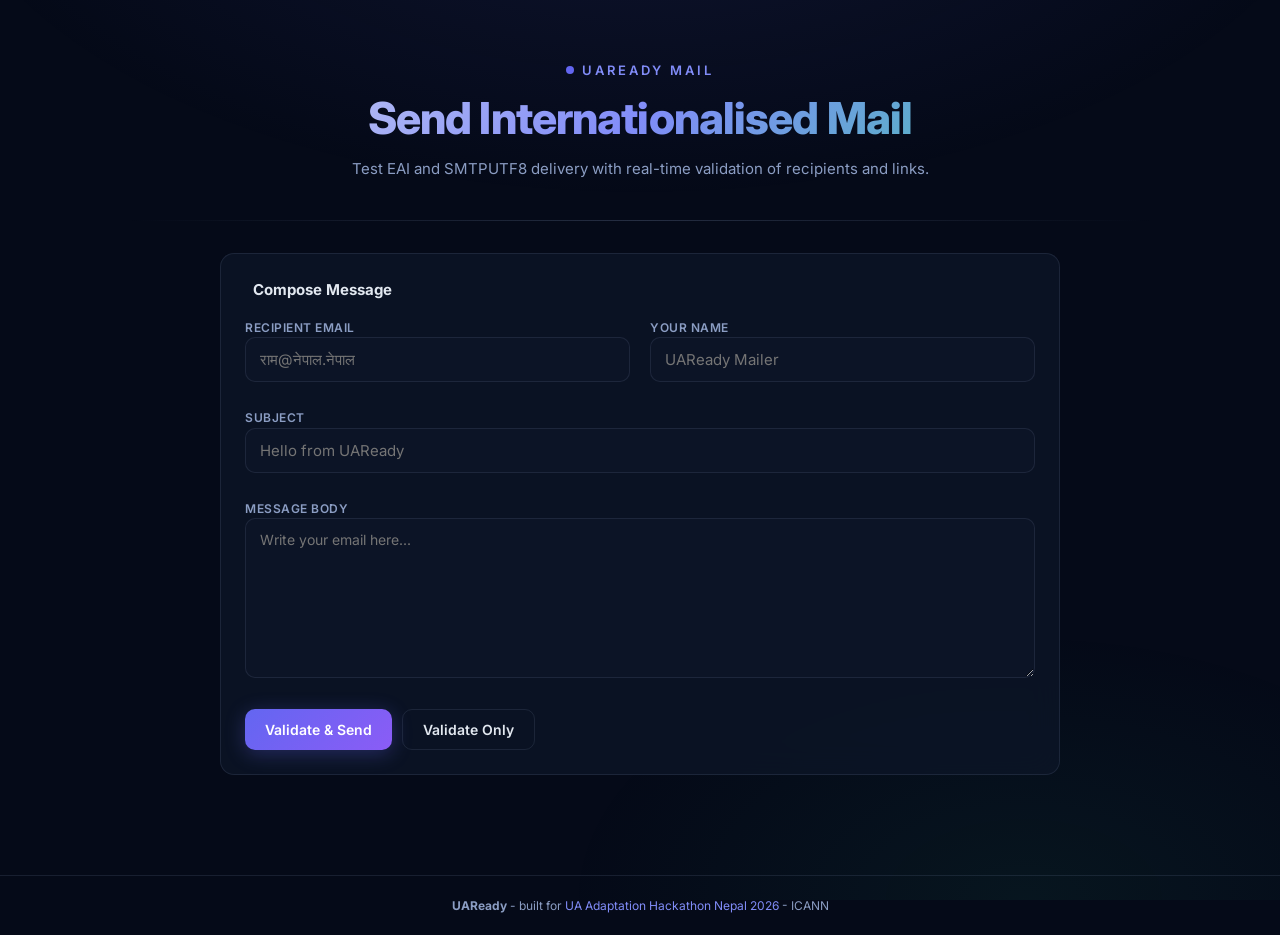
<file: frontend/index.html>
<!doctype html>
<html lang="en">
<head>
<meta charset="utf-8" />
<meta name="viewport" content="width=device-width, initial-scale=1" />
<title>UAReady — Internationalised Email Composer</title>
<meta name="description" content="Validate and send internationalised email addresses with EAI, SMTPUTF8 and IDNA2008 compliance." />
<link rel="preconnect" href="https://fonts.googleapis.com" />
<link href="https://fonts.googleapis.com/css2?family=Inter:wght@400;500;600;700;800&family=JetBrains+Mono:wght@400;500&display=swap" rel="stylesheet" />
<style>
*,*::before,*::after{box-sizing:border-box;margin:0;padding:0}
:root{
  --bg:#050a18;--surface:rgba(15,23,42,.65);--surface-2:rgba(30,41,59,.5);
  --border:rgba(99,115,146,.2);--border-h:rgba(99,115,146,.35);
  --text:#e2e8f0;--muted:#8b9dc3;--accent:#6366f1;--accent-2:#818cf8;
  --good:#34d399;--bad:#fb7185;--warn:#fbbf24;
  --glow:rgba(99,102,241,.15);--radius:14px;
}
html{scroll-behavior:smooth}
body{background:var(--bg);color:var(--text);font-family:'Inter',system-ui,sans-serif;line-height:1.6;min-height:100vh;overflow-x:hidden}
body::before{content:'';position:fixed;inset:0;z-index:-1;
  background:radial-gradient(ellipse 80% 60% at 50% -20%,rgba(99,102,241,.12),transparent 70%),
             radial-gradient(ellipse 60% 50% at 80% 100%,rgba(52,211,153,.06),transparent 60%);
  pointer-events:none}
.hero{text-align:center;padding:56px 24px 40px;position:relative}
.hero::after{content:'';position:absolute;bottom:0;left:10%;right:10%;height:1px;
  background:linear-gradient(90deg,transparent,var(--border-h),transparent)}
.logo{font-size:13px;font-weight:600;letter-spacing:3px;text-transform:uppercase;color:var(--accent-2);margin-bottom:12px;
  display:inline-flex;align-items:center;gap:8px}
.logo .dot{width:8px;height:8px;border-radius:50%;background:var(--accent);animation:pulse 2s infinite}
@keyframes pulse{0%,100%{opacity:1;transform:scale(1)}50%{opacity:.5;transform:scale(1.3)}}
.hero h1{font-size:clamp(28px,5vw,44px);font-weight:800;letter-spacing:-.02em;
  background:linear-gradient(135deg,#e2e8f0 0%,#818cf8 50%,#34d399 100%);
  -webkit-background-clip:text;-webkit-text-fill-color:transparent;background-clip:text;line-height:1.2;margin-bottom:12px}
.hero p{color:var(--muted);font-size:15px;max-width:600px;margin:0 auto}
main{max-width:880px;margin:0 auto;padding:32px 20px 80px}
.card{background:var(--surface);backdrop-filter:blur(16px);border:1px solid var(--border);
  border-radius:var(--radius);padding:24px;margin-bottom:20px;transition:border-color .3s,box-shadow .3s}
.card:hover{border-color:var(--border-h);box-shadow:0 0 40px var(--glow)}
.card-title{font-size:15px;font-weight:700;margin-bottom:16px;display:flex;align-items:center;gap:8px}
label{display:block;font-size:12px;font-weight:600;letter-spacing:.5px;text-transform:uppercase;color:var(--muted);margin-bottom:6px}
input[type="text"],textarea{width:100%;padding:12px 14px;background:rgba(15,23,42,.6);color:var(--text);
  border:1px solid var(--border);border-radius:10px;font-size:15px;font-family:'Inter',sans-serif;
  transition:border-color .2s,box-shadow .2s}
textarea{font-size:14px;resize:vertical;min-height:160px}
input:focus,textarea:focus{outline:none;border-color:var(--accent);box-shadow:0 0 0 3px var(--glow)}
.grid{display:grid;grid-template-columns:repeat(2, 1fr);gap:20px}
.wide{grid-column: span 2}
.actions{display:flex;gap:10px;flex-wrap:wrap;margin-top:20px}
.btn{padding:11px 20px;border:0;border-radius:10px;font-size:14px;font-weight:600;cursor:pointer;
  font-family:'Inter',sans-serif;transition:all .2s;position:relative;overflow:hidden}
.btn-primary{background:linear-gradient(135deg,var(--accent),#8b5cf6);color:#fff;box-shadow:0 4px 20px rgba(99,102,241,.3)}
.btn-primary:hover{transform:translateY(-1px);box-shadow:0 6px 28px rgba(99,102,241,.45)}
.btn-primary:disabled{opacity:0.6;cursor:wait;transform:none}
.btn-secondary{background:transparent;color:var(--text);border:1px solid var(--border)}
.btn-secondary:hover{border-color:var(--accent);color:var(--accent-2)}
.status-line{font-weight:700;margin-bottom:16px;font-size:14px;padding:8px 16px;border-radius:99px;display:inline-flex;align-items:center;gap:8px}
.status-line.ok{background:rgba(52,211,153,.1);color:var(--good);border:1px solid rgba(52,211,153,.2)}
.status-line.bad{background:rgba(251,113,133,.1);color:var(--bad);border:1px solid rgba(251,113,133,.2)}
.summary{display:grid;grid-template-columns:200px 1fr;gap:8px 16px;margin-top:16px}
.summary dt{color:var(--muted);font-size:13px;font-weight:500}
.summary dd{margin:0;font-size:14px;overflow-wrap:anywhere}
.list{margin:16px 0 0;padding:0;list-style:none;display:grid;gap:8px}
.list li{padding:10px 14px;border-radius:10px;background:var(--surface-2);border:1px solid var(--border);font-size:14px}
.list li.error{color:var(--bad);border-color:rgba(251,113,133,.3)}
.list li.warn{color:var(--warn);border-color:rgba(251,191,36,.3)}
code,.mono{font-family:'JetBrains Mono',monospace;font-size:13px}
footer{text-align:center;padding:20px;color:var(--muted);font-size:12px;border-top:1px solid var(--border)}
footer a{color:var(--accent-2);text-decoration:none}
@media(max-width:700px){.grid{grid-template-columns:1fr}.wide{grid-column:span 1}
  .summary{grid-template-columns:1fr}main{padding:20px 12px}}
</style>
</head>
<body>

<section class="hero">
  <div class="logo"><span class="dot"></span> UAReady Mail</div>
  <h1>Send Internationalised Mail</h1>
  <p>Test EAI and SMTPUTF8 delivery with real-time validation of recipients and links.</p>
</section>

<main>
  <div class="card">
    <div class="card-title"><span class="icon"></span> Compose Message</div>
    <form id="mail-form" novalidate>
      <div class="grid">
        <label>
          <span>Recipient Email</span>
          <input id="recipient" name="recipient" type="text" autocomplete="off" spellcheck="false" placeholder="राम@नेपाल.नेपाल" required />
        </label>
        <label>
          <span>Your Name</span>
          <input id="sender-name" name="sender_name" type="text" autocomplete="name" placeholder="UAReady Mailer" />
        </label>
        <label class="wide">
          <span>Subject</span>
          <input id="subject" name="subject" type="text" placeholder="Hello from UAReady" required />
        </label>
        <label class="wide">
          <span>Message Body</span>
          <textarea id="body" name="body" placeholder="Write your email here..." required></textarea>
        </label>
      </div>
      <div class="actions">
        <button type="submit" id="send-btn" class="btn btn-primary">Validate &amp; Send</button>
        <button type="button" id="validate-btn" class="btn btn-secondary">Validate Only</button>
      </div>
    </form>
  </div>

  <div class="card" id="status-card" hidden>
    <div class="card-title"><span class="icon"></span> Delivery Status</div>
    <div id="status-line" class="status-line"></div>
    <dl class="summary" id="summary"></dl>
    <div id="messages"></div>
  </div>
</main>

<footer>
  <strong>UAReady</strong> - built for <a href="#">UA Adaptation Hackathon Nepal 2026</a> - ICANN
</footer>

<script src="app.js"></script>
</body>
</html>
</file>
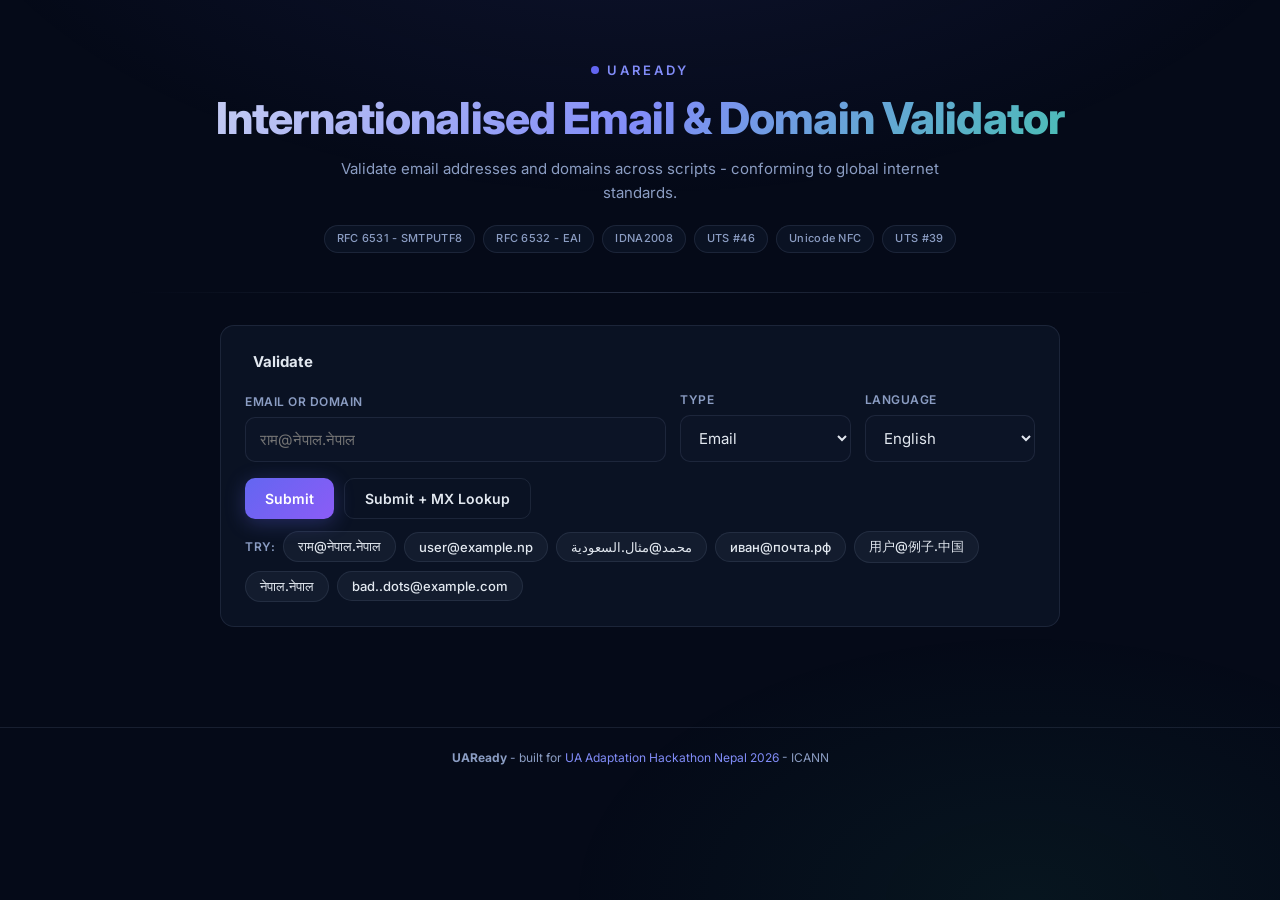
<file: uaready/static/index.html>
<!doctype html>
<html lang="en">

<head>
  <meta charset="utf-8" />
  <meta name="viewport" content="width=device-width, initial-scale=1" />
  <title>UAReady - Internationalised Email &amp; Domain Validator</title>
  <meta name="description"
    content="Validate internationalised email addresses and domains across scripts - Devanagari, Arabic, Cyrillic, CJK - with SMTPUTF8, EAI, and IDNA2008 compliance." />
  <link rel="preconnect" href="https://fonts.googleapis.com" />
  <link
    href="https://fonts.googleapis.com/css2?family=Inter:wght@400;500;600;700;800&family=JetBrains+Mono:wght@400;500&display=swap"
    rel="stylesheet" />
  <style>
    *,
    *::before,
    *::after {
      box-sizing: border-box;
      margin: 0;
      padding: 0
    }

    :root {
      --bg: #050a18;
      --surface: rgba(15, 23, 42, .65);
      --surface-2: rgba(30, 41, 59, .5);
      --border: rgba(99, 115, 146, .2);
      --border-h: rgba(99, 115, 146, .35);
      --text: #e2e8f0;
      --muted: #8b9dc3;
      --accent: #6366f1;
      --accent-2: #818cf8;
      --good: #34d399;
      --bad: #fb7185;
      --warn: #fbbf24;
      --glow: rgba(99, 102, 241, .15);
      --radius: 14px;
    }

    html {
      scroll-behavior: smooth
    }

    body {
      background: var(--bg);
      color: var(--text);
      font-family: 'Inter', system-ui, sans-serif;
      line-height: 1.6;
      min-height: 100vh;
      overflow-x: hidden
    }

    body::before {
      content: '';
      position: fixed;
      inset: 0;
      z-index: -1;
      background: radial-gradient(ellipse 80% 60% at 50% -20%, rgba(99, 102, 241, .12), transparent 70%),
        radial-gradient(ellipse 60% 50% at 80% 100%, rgba(52, 211, 153, .06), transparent 60%);
      pointer-events: none
    }

    .hero {
      text-align: center;
      padding: 56px 24px 40px;
      position: relative
    }

    .hero::after {
      content: '';
      position: absolute;
      bottom: 0;
      left: 10%;
      right: 10%;
      height: 1px;
      background: linear-gradient(90deg, transparent, var(--border-h), transparent)
    }

    .logo {
      font-size: 13px;
      font-weight: 600;
      letter-spacing: 3px;
      text-transform: uppercase;
      color: var(--accent-2);
      margin-bottom: 12px;
      display: inline-flex;
      align-items: center;
      gap: 8px
    }

    .logo .dot {
      width: 8px;
      height: 8px;
      border-radius: 50%;
      background: var(--accent);
      animation: pulse 2s infinite
    }

    @keyframes pulse {

      0%,
      100% {
        opacity: 1;
        transform: scale(1)
      }

      50% {
        opacity: .5;
        transform: scale(1.3)
      }
    }

    .hero h1 {
      font-size: clamp(28px, 5vw, 44px);
      font-weight: 800;
      letter-spacing: -.02em;
      background: linear-gradient(135deg, #e2e8f0 0%, #818cf8 50%, #34d399 100%);
      -webkit-background-clip: text;
      -webkit-text-fill-color: transparent;
      background-clip: text;
      line-height: 1.2;
      margin-bottom: 12px
    }

    .hero p {
      color: var(--muted);
      font-size: 15px;
      max-width: 600px;
      margin: 0 auto
    }

    .badges {
      display: flex;
      flex-wrap: wrap;
      justify-content: center;
      gap: 8px;
      margin-top: 20px
    }

    .badge {
      font-size: 11px;
      padding: 4px 12px;
      border-radius: 99px;
      border: 1px solid var(--border);
      color: var(--muted);
      background: var(--surface);
      backdrop-filter: blur(8px);
      font-weight: 500;
      letter-spacing: .3px
    }

    main {
      max-width: 880px;
      margin: 0 auto;
      padding: 32px 20px 80px
    }

    .card {
      background: var(--surface);
      backdrop-filter: blur(16px);
      border: 1px solid var(--border);
      border-radius: var(--radius);
      padding: 24px;
      margin-bottom: 20px;
      transition: border-color .3s, box-shadow .3s
    }

    .card:hover {
      border-color: var(--border-h);
      box-shadow: 0 0 40px var(--glow)
    }

    .card-title {
      font-size: 15px;
      font-weight: 700;
      margin-bottom: 16px;
      display: flex;
      align-items: center;
      gap: 8px
    }

    .card-title .icon {
      font-size: 18px
    }

    label {
      display: block;
      font-size: 12px;
      font-weight: 600;
      letter-spacing: .5px;
      text-transform: uppercase;
      color: var(--muted);
      margin-bottom: 6px
    }

    input[type="text"],
    select,
    textarea {
      width: 100%;
      padding: 12px 14px;
      background: rgba(15, 23, 42, .6);
      color: var(--text);
      border: 1px solid var(--border);
      border-radius: 10px;
      font-size: 15px;
      font-family: 'Inter', sans-serif;
      transition: border-color .2s, box-shadow .2s
    }

    textarea {
      font-size: 14px;
      resize: vertical;
      min-height: 80px
    }

    input:focus,
    select:focus,
    textarea:focus {
      outline: none;
      border-color: var(--accent);
      box-shadow: 0 0 0 3px var(--glow)
    }

    select {
      cursor: pointer;
      appearance: auto
    }

    .row {
      display: flex;
      gap: 14px;
      flex-wrap: wrap;
      align-items: end
    }

    .row>* {
      flex: 1 1 180px;
      min-width: 0
    }

    .actions {
      display: flex;
      gap: 10px;
      flex-wrap: wrap;
      margin-top: 16px
    }

    .btn {
      padding: 11px 20px;
      border: 0;
      border-radius: 10px;
      font-size: 14px;
      font-weight: 600;
      cursor: pointer;
      font-family: 'Inter', sans-serif;
      transition: all .2s;
      position: relative;
      overflow: hidden
    }

    .btn-primary {
      background: linear-gradient(135deg, var(--accent), #8b5cf6);
      color: #fff;
      box-shadow: 0 4px 20px rgba(99, 102, 241, .3)
    }

    .btn-primary:hover {
      transform: translateY(-1px);
      box-shadow: 0 6px 28px rgba(99, 102, 241, .45)
    }

    .btn-secondary {
      background: transparent;
      color: var(--text);
      border: 1px solid var(--border)
    }

    .btn-secondary:hover {
      border-color: var(--accent);
      color: var(--accent-2)
    }

    .samples {
      display: flex;
      flex-wrap: wrap;
      gap: 8px;
      margin-top: 12px;
      align-items: center
    }

    .samples .label {
      font-size: 12px;
      color: var(--muted);
      font-weight: 600;
      letter-spacing: .5px;
      text-transform: uppercase
    }

    .chip {
      padding: 6px 14px;
      border-radius: 99px;
      font-size: 13px;
      font-weight: 500;
      cursor: pointer;
      border: 1px solid var(--border);
      background: var(--surface-2);
      color: var(--text);
      font-family: 'Inter', sans-serif;
      transition: all .2s
    }

    .chip:hover {
      border-color: var(--accent);
      color: var(--accent-2);
      transform: translateY(-1px)
    }

    .verdict {
      display: inline-flex;
      align-items: center;
      gap: 8px;
      padding: 6px 16px;
      border-radius: 99px;
      font-weight: 700;
      font-size: 14px;
      animation: fadeIn .3s ease
    }

    @keyframes fadeIn {
      from {
        opacity: 0;
        transform: translateY(6px)
      }

      to {
        opacity: 1;
        transform: translateY(0)
      }
    }

    .verdict.ok {
      background: rgba(52, 211, 153, .12);
      color: var(--good);
      border: 1px solid rgba(52, 211, 153, .2)
    }

    .verdict.bad {
      background: rgba(251, 113, 133, .12);
      color: var(--bad);
      border: 1px solid rgba(251, 113, 133, .2)
    }

    .verdict::before {
      content: '';
      width: 8px;
      height: 8px;
      border-radius: 50%;
      background: currentColor
    }

    table.kv {
      width: 100%;
      border-collapse: collapse;
      margin-top: 12px
    }

    table.kv td {
      padding: 8px 0;
      font-size: 14px;
      vertical-align: top;
      border-bottom: 1px solid rgba(99, 115, 146, .08)
    }

    table.kv td:first-child {
      color: var(--muted);
      width: 200px;
      padding-right: 16px;
      font-weight: 500;
      font-size: 13px
    }

    table.kv tr:last-child td {
      border-bottom: none
    }

    .pill {
      display: inline-block;
      padding: 3px 10px;
      background: var(--surface-2);
      border: 1px solid var(--border);
      border-radius: 99px;
      font-size: 12px;
      margin-right: 4px;
      font-weight: 500
    }

    .err {
      color: var(--bad)
    }

    .warn {
      color: var(--warn)
    }

    code,
    .mono {
      font-family: 'JetBrains Mono', monospace;
      font-size: 13px
    }

    ul.msgs {
      margin: 8px 0 0;
      padding: 0;
      list-style: none
    }

    ul.msgs li {
      padding: 5px 0;
      font-size: 14px
    }

    footer {
      text-align: center;
      padding: 20px;
      color: var(--muted);
      font-size: 12px;
      border-top: 1px solid var(--border)
    }

    footer a {
      color: var(--accent-2);
      text-decoration: none
    }

    @media(max-width:600px) {
      .hero {
        padding: 40px 16px 28px
      }

      .hero h1 {
        font-size: 26px
      }

      main {
        padding: 20px 12px 60px
      }

      .card {
        padding: 18px
      }

      table.kv td:first-child {
        width: 130px
      }
    }
  </style>
</head>

<body>

  <section class="hero">
    <div class="logo"><span class="dot"></span> UAReady</div>
    <h1>Internationalised Email &amp; Domain Validator</h1>
    <p>Validate email addresses and domains across scripts - conforming to global internet standards.</p>
    <div class="badges">
      <span class="badge">RFC 6531 - SMTPUTF8</span>
      <span class="badge">RFC 6532 - EAI</span>
      <span class="badge">IDNA2008</span>
      <span class="badge">UTS #46</span>
      <span class="badge">Unicode NFC</span>
      <span class="badge">UTS #39</span>
    </div>
  </section>

  <main>
    <div class="card">
      <div class="card-title"><span class="icon"></span> Validate</div>
      <div class="row">
        <div style="flex:3 1 300px">
          <label for="input">Email or Domain</label>
          <input id="input" type="text" autocomplete="off" spellcheck="false" placeholder="राम@नेपाल.नेपाल" />
        </div>
        <div style="flex:1 1 130px">
          <label for="kind">Type</label>
          <select id="kind">
            <option value="email">Email</option>
            <option value="domain">Domain</option>
          </select>
        </div>
        <div style="flex:1 1 130px">
          <label for="lang">Language</label>
          <select id="lang">
            <option value="en">English</option>
            <option value="ne">नेपाली</option>
            <option value="hi">हिन्दी</option>
            <option value="ar">العربية</option>
          </select>
        </div>
      </div>
      <div class="actions">
        <button class="btn btn-primary" id="submit">Submit</button>
        <button class="btn btn-secondary" id="submit-mx">Submit + MX Lookup</button>
      </div>
      <div class="samples">
        <span class="label">Try:</span>
        <button class="chip" data-sample="राम@नेपाल.नेपाल">राम@नेपाल.नेपाल</button>
        <button class="chip" data-sample="user@example.np">user@example.np</button>
        <button class="chip" data-sample="محمد@مثال.السعودية">محمد@مثال.السعودية</button>
        <button class="chip" data-sample="иван@почта.рф">иван@почта.рф</button>
        <button class="chip" data-sample="用户@例子.中国">用户@例子.中国</button>
        <button class="chip" data-sample="नेपाल.नेपाल" data-kind="domain">नेपाल.नेपाल</button>
        <button class="chip" data-sample="bad..dots@example.com">bad..dots@example.com</button>
      </div>
    </div>

    <div id="result" class="card" style="display:none">
      <div id="verdict-wrap"></div>
      <table class="kv" id="kv"></table>
      <div id="errors-block" style="margin-top:10px"></div>
      <div id="mx-block" style="margin-top:10px"></div>
    </div>
  </main>

  <footer>
    <strong>UAReady</strong> - built for <a href="#">UA Adaptation Hackathon Nepal 2026</a> - ICANN
  </footer>

  <script>
    const $ = (id) => document.getElementById(id);
    const langStrings = {
      en: { valid: "Valid", invalid: "Invalid" },
      ne: { valid: "मान्य", invalid: "अमान्य" },
      hi: { valid: "मान्य", invalid: "अमान्य" },
      ar: { valid: "صالح", invalid: "غير صالح" },
    };

    async function validate(withMx) {
      const value = $("input").value;
      const kind = $("kind").value;
      const lang = $("lang").value;
      if (!value.trim()) return;
      const res = await fetch("/api/validate", {
        method: "POST",
        headers: { "Content-Type": "application/json" },
        body: JSON.stringify({ value, kind, lang, mx: withMx })
      });
      render(await res.json(), lang);
    }

    function render(d, lang) {
      $("result").style.display = "block";
      $("result").scrollIntoView({ behavior: "smooth", block: "nearest" });
      const ok = !!d.ok;
      const s = langStrings[lang] || langStrings.en;
      $("verdict-wrap").innerHTML = `<span class="verdict ${ok ? "ok" : "bad"}">${ok ? s.valid : s.invalid}</span>`;
      const rows = [];
      const add = (k, v) => { if (v !== undefined && v !== null && v !== "") rows.push([k, v]); };
      add("Input", `<code>${esc(d.input)}</code>`);
      if (d.normalized && d.normalized !== d.input) add("NFC normalised", `<code>${esc(d.normalized)}</code>`);
      if (d.local) add("Local part", `<code>${esc(d.local)}</code>`);
      const uni = d.domain_unicode || d.unicode;
      const asc = d.domain_ascii || d.ascii;
      if (uni) add("Domain (Unicode)", `<code>${esc(uni)}</code>`);
      if (asc) add("Domain (A-label)", `<code>${esc(asc)}</code>`);
      if (Array.isArray(d.scripts) && d.scripts.length) {
        add("Scripts", d.scripts.map(s => `<span class="pill">${esc(s)}</span>`).join(""));
      }
      if ("smtputf8_required" in d) add("SMTPUTF8 required", d.smtputf8_required ? "yes (non-ASCII mailbox)" : "no");
      if ("idn_required" in d) add("IDN encoding", d.idn_required ? "yes (non-ASCII domain)" : "no");
      $("kv").innerHTML = rows.map(([k, v]) => `<tr><td>${k}</td><td>${v}</td></tr>`).join("");

      let eh = "";
      if ((d.errors || []).length) eh += `<ul class="msgs">${d.errors.map(e => `<li class="err">x ${esc(e)}</li>`).join("")}</ul>`;
      if ((d.warnings || []).length) eh += `<ul class="msgs">${d.warnings.map(w => `<li class="warn">! ${esc(w)}</li>`).join("")}</ul>`;
      $("errors-block").innerHTML = eh;

      let mh = "";
      if (Array.isArray(d.mx) && d.mx.length) {
        mh = `<strong style="font-size:13px">MX Records</strong><ul class="msgs">${d.mx.map(([p, h]) => `<li><code>${p}  ${esc(h)}</code></li>`).join("")}</ul>`;
      } else if (d.mx_error) {
        mh = `<div class="warn">MX lookup failed: ${esc(d.mx_error)}</div>`;
      }
      $("mx-block").innerHTML = mh;
    }

    function esc(s) {
      return String(s).replace(/[&<>"']/g, c => ({ "&": "&amp;", "<": "&lt;", ">": "&gt;", "\"": "&quot;", "'": "&#39;" }[c]));
    }

    $("submit").addEventListener("click", () => validate(false));
    $("submit-mx").addEventListener("click", () => validate(true));
    $("input").addEventListener("keydown", (e) => {
      if (e.key === "Enter") validate(false);
    });
    document.querySelectorAll(".chip").forEach((b) => {
      b.addEventListener("click", () => {
        $("input").value = b.dataset.sample;
        $("kind").value = b.dataset.kind || "email";
        validate(false);
      });
    });
  </script>
</body>

</html>
</file>
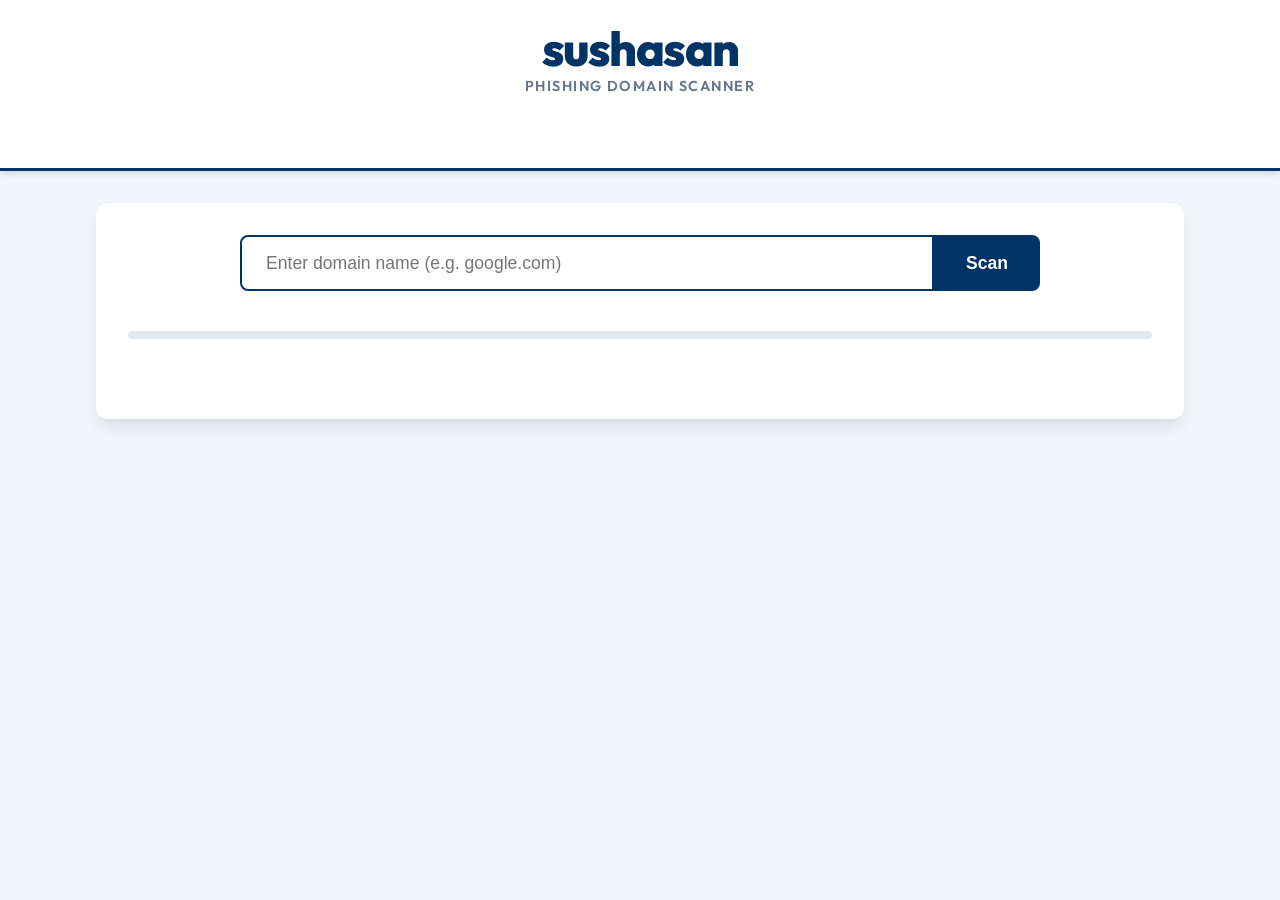
<file: webapp/webapp.html>
<html>
<head>
<meta charset="utf-8">
<meta name="author" content="Team-Sushan">
<meta name="description" content="Find lookalike phishing domains that adversaries can use to attack you">
<meta name="viewport" content="width=device-width,initial-scale=1">
<title>sushasan | phishing domain scanner</title>
<link rel="preconnect" href="https://fonts.googleapis.com">
<link rel="preconnect" href="https://fonts.gstatic.com" crossorigin>
<link href="https://fonts.googleapis.com/css2?family=Outfit:wght@400;600;700;800&display=swap" rel="stylesheet">
<script src="https://ajax.googleapis.com/ajax/libs/jquery/3.6.0/jquery.min.js" integrity="sha256-/xUj+3OJU5yExlq6GSYGSHk7tPXikynS7ogEvDej/m4=" crossorigin="anonymous"></script>
<link rel="icon" href="[data-uri]">
<style>
:root {
	--primary: #003366;
	--secondary: #22c55e;
	--accent: #dc2626;
	--bg: #ffffff;
	--bg-alt: #f1f5f9;
	--text: #1e293b;
	--text-muted: #64748b;
	--border: #e2e8f0;
}
html {
	overflow-y: scroll;
}
body {
	font-family: 'Outfit', -apple-system, Segoe UI, Ubuntu, Helvetica, Arial, sans-serif;
	background-color: var(--bg-alt);
	color: var(--text);
	margin: 0;
	line-height: 1.5;
}
header {
	background-color: var(--bg);
	border-bottom: 3px solid var(--primary);
	padding: 1.5rem 0;
	box-shadow: 0 4px 6px -1px rgb(0 0 0 / 0.1);
	position: sticky;
	top: 0;
	z-index: 100;
}
div#container {
	position: relative;
	width: 80%;
	max-width: 1200px;
	margin: 2rem auto;
	background: var(--bg);
	padding: 2rem;
	border-radius: 12px;
	box-shadow: 0 10px 15px -3px rgb(0 0 0 / 0.1);
}
.header-content {
	text-align: center;
	margin-bottom: 2rem;
}
.logo-container {
	display: inline-flex;
	flex-direction: column;
	align-items: center;
}
.logo-text {
	font-size: 3rem;
	font-weight: 800;
	color: var(--primary);
	letter-spacing: -1.5px;
	margin: 0;
	line-height: 1;
	text-transform: lowercase;
}
.tagline {
	color: var(--text-muted);
	font-size: 0.9rem;
	font-weight: 600;
	margin-top: 0.25rem;
	letter-spacing: 0.1em;
	text-transform: uppercase;
}
div#searchbox {
	display: flex;
	gap: 0;
	max-width: 800px;
	margin: 0 auto 1.5rem auto;
}
input#url {
	font-size: 1.1rem;
	height: 3.5rem;
	border: 2px solid var(--border);
	border-radius: 8px 0 0 8px;
	padding: 0 1.5rem;
	width: 100%;
	outline: none;
	transition: border-color 0.2s;
}
input#url:focus {
	border-color: var(--primary);
}
button#scan {
	color: white;
	background-color: var(--primary);
	border: 0;
	border-radius: 0 8px 8px 0;
	height: 3.5rem;
	padding: 0 2rem;
	font-size: 1.1rem;
	font-weight: 700;
	cursor: pointer;
	transition: all 0.2s;
}
button#scan:hover {
	background-color: #002244;
	transform: translateY(-1px);
}
progress {
	-webkit-appearance: none;
	-moz-appearance: none;
	appearance: none;
	height: 8px;
	width: 100%;
	background-color: var(--border);
	border-radius: 4px;
	border: 0;
	margin: 1rem 0;
	overflow: hidden;
}
progress::-webkit-progress-bar {
	background-color: var(--border);
}
progress::-webkit-progress-value {
	background-color: var(--secondary);
}
progress::-moz-progress-bar {
	background-color: var(--secondary);
}
span#status {
	display: block;
	text-align: right;
	font-size: 0.85rem;
	color: var(--text-muted);
	font-weight: 500;
}
table {
	border-collapse: collapse;
	width: 100%;
	margin-top: 2rem;
	table-layout: fixed;
}
thead tr {
	border-bottom: 2px solid var(--primary);
}
th {
	padding: 1rem 0.5rem;
	text-align: left;
	font-weight: 700;
	color: var(--primary);
	font-size: 0.9rem;
	text-transform: uppercase;
}
td {
	padding: 1rem 0.5rem;
	vertical-align: top;
	border-bottom: 1px solid var(--border);
	word-wrap: break-word;
	font-size: 0.95rem;
}
tr:hover td {
	background-color: #f8fafc;
}
sup {
	color: var(--text-muted);
	font-size: 0.75rem;
}
a {
	color: var(--primary);
	text-decoration: none;
	font-weight: 600;
}
a:hover {
	text-decoration: underline;
}
@media (max-width: 800px) {
	div#container {
		width: 95%;
		padding: 1rem;
	}
	.logo-text {
		font-size: 2rem;
	}
	table, thead, tbody, th, td, tr {
		display: block;
	}
	thead tr {
		position: absolute;
		top: -9999px;
		left: -9999px;
	}
	tr {
		border: 1px solid var(--border);
		margin-bottom: 1rem;
		border-radius: 8px;
		padding: 0.5rem;
	}
	td {
		border: none;
		position: relative;
		padding-left: 50%;
	}
	td:before {
		position: absolute;
		left: 0.5rem;
		width: 45%;
		padding-right: 10px;
		white-space: nowrap;
		content: attr(data-label);
		font-weight: bold;
		color: var(--primary);
	}
}
</style>
</head>
<body>
	<header>
		<div class="header-content">
			<div class="logo-container">
				<h1 class="logo-text">sushasan</h1>
				<p class="tagline">phishing domain scanner</p>
			</div>
		</div>
	</header>
	<div id="container">
		<div id="searchbox">
			<input type="hidden" id="sid">
			<input type="text" id="url" placeholder="Enter domain name (e.g. google.com)" autofocus>
			<button id="scan">Scan</button>
		</div>
		<progress id="progress" value="0"></progress>
		<span id="status"></span>
		<table id="data"></table>
	</div>
</body>
<script>
window.onload = function() {
	if (window.location.hash) {
		$('#sid').val(window.location.hash.substring(1));
		fetchDomains();
	}
}

last_registered = 0;

function shareResults() {
	navigator.clipboard.writeText(window.location.href.split('#')[0] + '#' + sid);
	$('#status').html('Copied URL to clipboard!');
}

function fetchDomains() {
	$.getJSON('/api/scans/' + $('#sid').val() + '/domains', function(data) {
		$('#data').empty();
		$('<thead>').append(
			$('<tr>').html(
				'<th>PERMUTATION</th>' +
				'<th>IP ADDRESS</th>' +
				'<th>NAME SERVER</th>' +
				'<th>MAIL SERVER</th>'
			)
		).appendTo('#data');
		
		var tbody = $('<tbody>').appendTo('#data');
		
		$.each(data, function(i, item) {
			$.each(item, function(k, v) {
				if (v instanceof Array) {
					if (v[0] == '!ServFail') {
						data[i][k][0] = '🚫'
					}
				}
			})
			fuzzer = item['fuzzer'] || ''
			permutation = item['domain'] || ''
			ipaddr = [
				(item['dns_a'] || [''])[0],
				(item['dns_aaaa'] || [''])[0]
			].filter(Boolean).join('<br>');
			dns_ns = (item['dns_ns'] || [''])[0];
			dns_mx = (item['dns_mx'] || [''])[0];
			geoip = item['geoip'] || '';
			
			$('<tr>').html(
				'<td data-label="PERMUTATION">' + permutation + ' <a href="http://' + permutation + '" target="_blank">🔗</a><br><sup>' + fuzzer + '</sup></td>' +
				'<td data-label="IP ADDRESS">' + ipaddr + '<br><sup>' + geoip + '</sup></td>' +
				'<td data-label="NAME SERVER">' + dns_ns + '</td>' +
				'<td data-label="MAIL SERVER">' + dns_mx + '</td>'
			).appendTo(tbody);
		});
	});
}

function pollScan() {
    $.getJSON('/api/scans/' + $('#sid').val(), function(data) {
        $('#status').html('Processed ' + data['complete'] + ' of ' + data['total']);
        $('#progress').val(data['complete']/data['total']);
		if (data['remaining'] > 0) {
			setTimeout(pollScan, 250);
		} else {
			sid = $('#sid').val()
			$('#status').html('Scanned <a href="/api/scans/' + sid + '/list">' + data['complete'] + '</a> permutations. Found ' + data['registered'] + ' registered: <a href="#" onclick="shareResults()">share results</a> or download as <a href="/api/scans/' + sid + '/csv">CSV</a> <a href="/api/scans/' + sid + '/json">JSON</a>');
			$('#scan').text('Scan');
		}
		if (last_registered < data['registered']) {
			last_registered = data['registered']
			fetchDomains();
		}
    })
	.fail(function(){
		$('#status').html('Ups! Something went wrong...');
	});
}

function actionScan() {
	if (!$('#url').val()) {
		$('#status').html('↖ You need to type in a domain name first');
		return
	}

	if ($('#scan').text() == 'Scan') {
		last_registered = 0;
		$('#scan').text('⏱');
		$.post({
			url: '/api/scans',
			data: JSON.stringify({'url': $('#url').val()}),
			contentType: 'application/json',
			success: function(data) {
				$('#sid').val(data['id']);
				$('#url').val(data['domain']);
				$('#scan').text('Stop');
				pollScan();
			},
			error: function(xhr, status, error) {
				$('#scan').text('Scan');
				$('#status').html(xhr.responseJSON['message'] || 'Something went wrong');
			},
		});
	} else {
		$('#scan').text('⏱');
		$.post({
			url: '/api/scans/' + $('#sid').val() + '/stop',
			contentType: 'application/json',
		})
		.always(function() {
			$('#scan').text('Scan');
		});
	}
}

$('#scan').click(function() {
	actionScan();
});

$('#url').on('keypress',function(e) {
    if(e.which == 13) {
        actionScan();
    }
});
</script>
</html>
</file>
